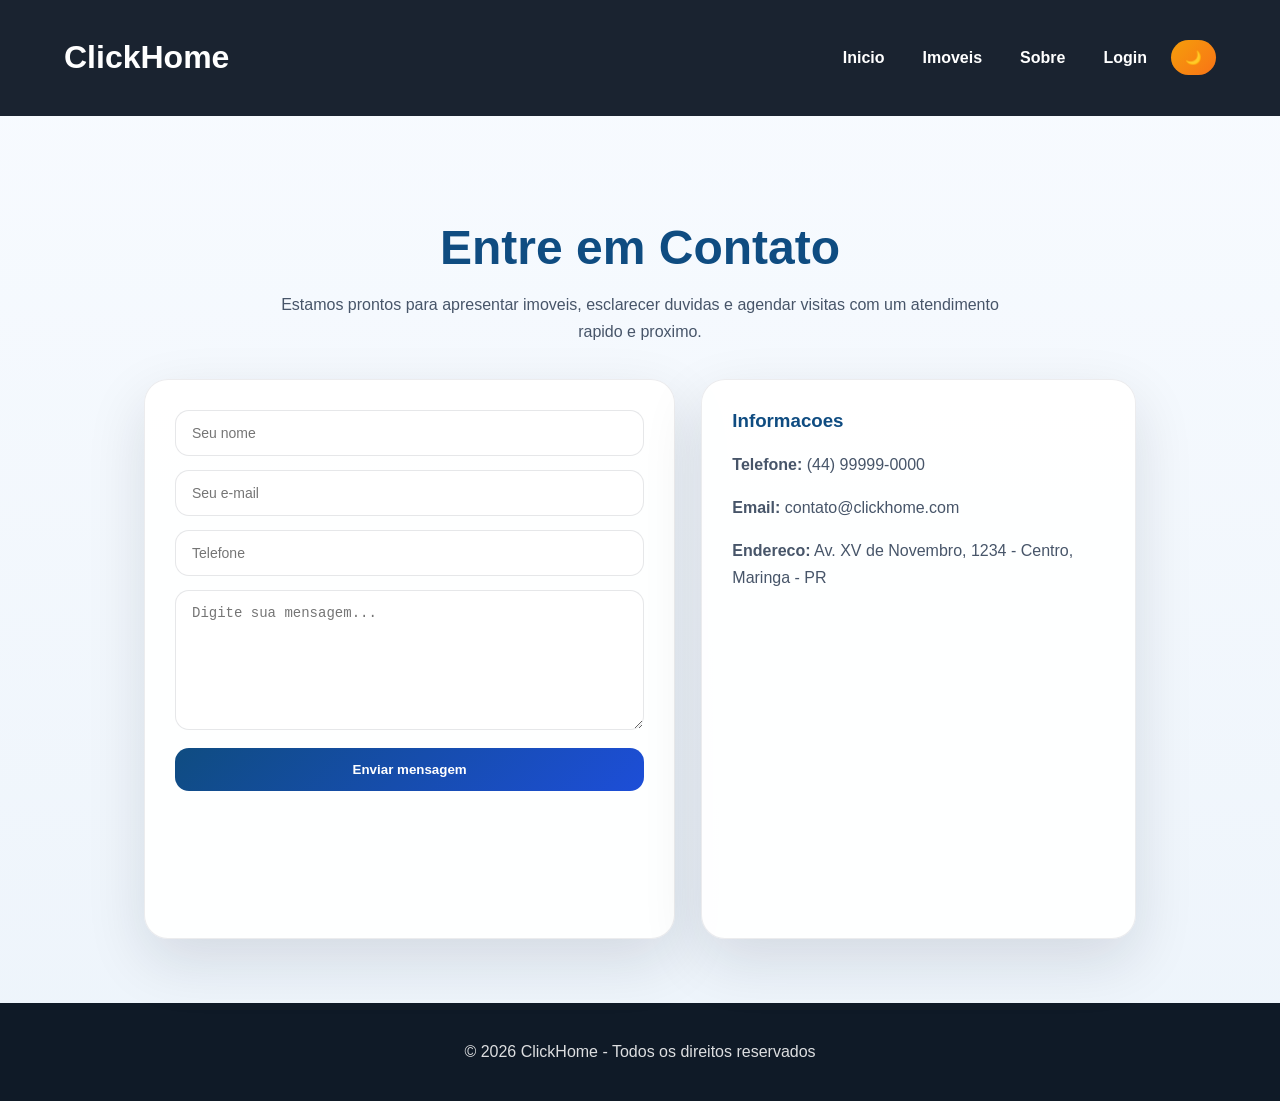
<file: frontend/contato.html>
<!DOCTYPE html>
<html lang="pt-br">
<head>
  <meta charset="UTF-8">
  <title>Contato - ClickHome</title>
  <meta name="viewport" content="width=device-width, initial-scale=1.0">

  <style>
    * { box-sizing: border-box; }

    body {
      margin: 0;
      font-family: "Segoe UI", Arial, sans-serif;
      background: linear-gradient(180deg, #f8fbff 0%, #edf4fb 100%);
      color: #0f172a;
      transition: 0.3s;
    }

    header {
      background: rgba(7, 17, 31, 0.92);
      color: white;
      display: flex;
      justify-content: space-between;
      align-items: center;
      padding: 18px 5vw;
      position: sticky;
      top: 0;
    }

    nav {
      display: flex;
      gap: 10px;
      align-items: center;
      flex-wrap: wrap;
    }

    nav a {
      color: white;
      text-decoration: none;
      font-weight: bold;
      padding: 10px 14px;
      border-radius: 999px;
    }

    nav a:hover { background: rgba(255,255,255,0.1); }

    nav button {
      background: linear-gradient(135deg, #f59e0b, #f97316);
      border: none;
      padding: 10px 14px;
      color: #111827;
      border-radius: 999px;
      cursor: pointer;
      font-weight: 700;
    }

    .container {
      max-width: 1120px;
      margin: auto;
      padding: 64px 5vw;
    }

    h2 {
      text-align: center;
      color: #0f4c81;
      font-size: clamp(2rem, 4vw, 3rem);
      margin-bottom: 16px;
    }

    .subtitle {
      text-align: center;
      color: #475569;
      max-width: 760px;
      margin: 0 auto 34px;
      line-height: 1.7;
    }

    .grid {
      display: grid;
      grid-template-columns: 1.1fr 0.9fr;
      gap: 26px;
    }

    form,
    .info {
      background: rgba(255,255,255,0.92);
      padding: 30px;
      border-radius: 24px;
      box-shadow: 0 22px 60px rgba(15,23,42,0.12);
      border: 1px solid rgba(15,23,42,0.08);
    }

    form input,
    form textarea {
      width: 100%;
      padding: 14px 16px;
      margin-bottom: 14px;
      border-radius: 14px;
      border: 1px solid rgba(15,23,42,0.1);
      font-size: 14px;
    }

    form textarea {
      resize: vertical;
      min-height: 140px;
    }

    form button {
      width: 100%;
      padding: 14px;
      background: linear-gradient(135deg, #0f4c81, #1d4ed8);
      color: white;
      border: none;
      border-radius: 14px;
      cursor: pointer;
      font-weight: 700;
    }

    .info h3 { margin-top: 0; color: #0f4c81; }
    .info p { line-height: 1.7; color: #475569; }

    #map {
      width: 100%;
      height: 280px;
      border-radius: 18px;
      margin-top: 16px;
      border: 0;
    }

    footer {
      text-align: center;
      padding: 24px;
      background: rgba(7,17,31,0.96);
      color: rgba(255,255,255,0.86);
    }

    body.dark {
      background: linear-gradient(180deg, #07111f 0%, #0d172b 100%);
      color: white;
    }

    body.dark form,
    body.dark .info {
      background: rgba(15,23,42,0.9);
    }

    body.dark input,
    body.dark textarea {
      background: #16233c;
      color: white;
      border: 1px solid rgba(255,255,255,0.08);
    }

    body.dark .subtitle,
    body.dark .info p {
      color: #cbd5e1;
    }

    @media (max-width: 860px) {
      header { flex-direction: column; align-items: flex-start; gap: 14px; }
      .grid { grid-template-columns: 1fr; }
    }
  </style>
</head>
<body>

<header>
  <h1>ClickHome</h1>
  <nav>
    <a href="index.html">Inicio</a>
    <a href="imoveis.html">Imoveis</a>
    <a href="sobre.html">Sobre</a>
    <a href="login.html">Login</a>
    <button id="themeBtn">🌙</button>
  </nav>
</header>

<div class="container">
  <h2>Entre em Contato</h2>
  <p class="subtitle">Estamos prontos para apresentar imoveis, esclarecer duvidas e agendar visitas com um atendimento rapido e proximo.</p>

  <div class="grid">
    <form>
      <input type="text" placeholder="Seu nome" required>
      <input type="email" placeholder="Seu e-mail" required>
      <input type="tel" placeholder="Telefone">
      <textarea placeholder="Digite sua mensagem..." required></textarea>
      <button type="submit">Enviar mensagem</button>
    </form>

    <div class="info">
      <h3>Informacoes</h3>
      <p><strong>Telefone:</strong> (44) 99999-0000</p>
      <p><strong>Email:</strong> contato@clickhome.com</p>
      <p><strong>Endereco:</strong> Av. XV de Novembro, 1234 - Centro, Maringa - PR</p>

      <iframe
        id="map"
        src="https://www.google.com/maps?q=-23.4205,-51.9333&hl=pt&z=15&output=embed">
      </iframe>
    </div>
  </div>
</div>

<footer>
  <p>© 2026 ClickHome - Todos os direitos reservados</p>
</footer>

<script>
  const btn = document.getElementById("themeBtn");
  btn.onclick = () => {
    document.body.classList.toggle("dark");
    btn.textContent = document.body.classList.contains("dark") ? "☀️" : "🌙";
  };
</script>

</body>
</html>
</file>
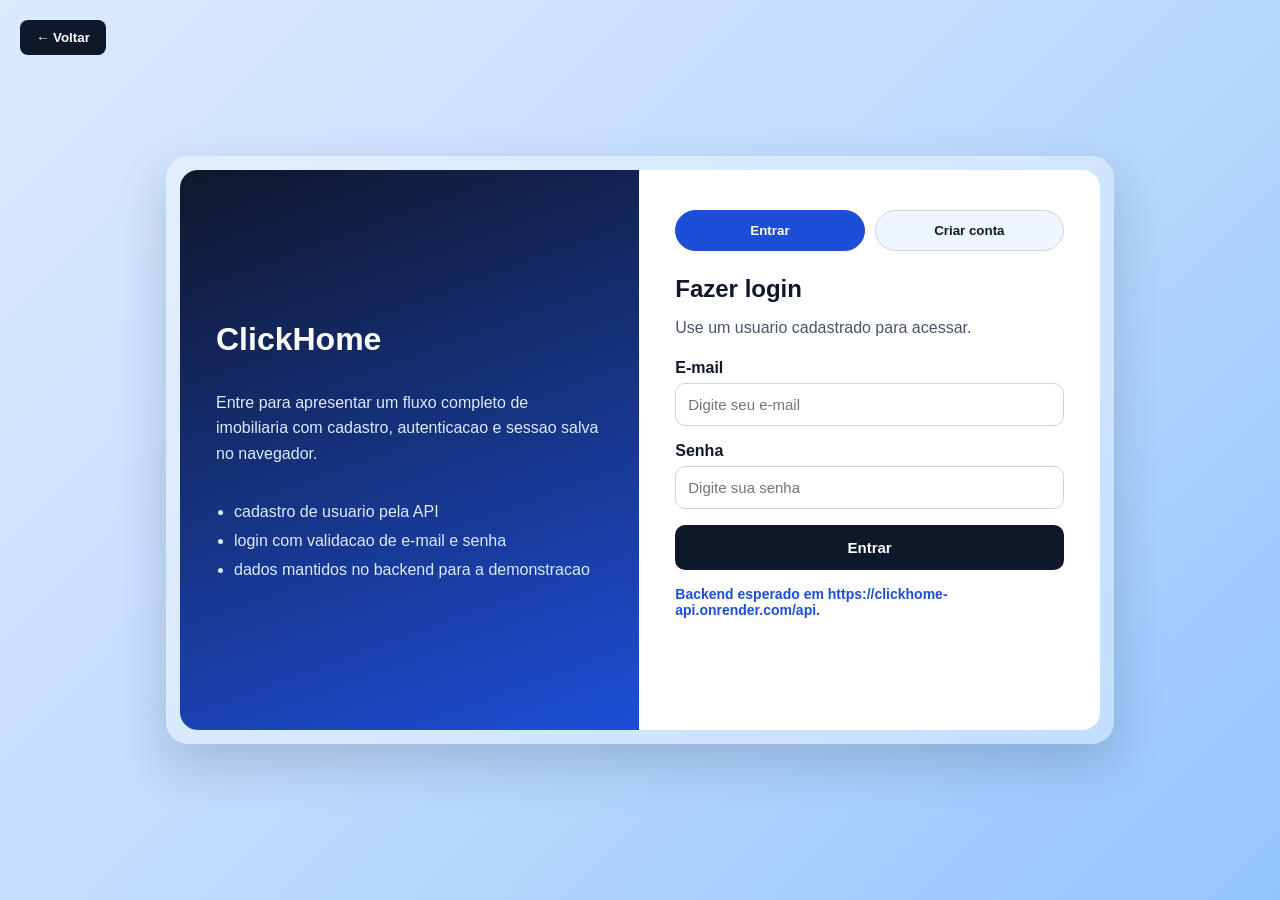
<file: frontend/locador.html>
<!doctype html>
<html lang="pt-BR">
  <head>
    <meta charset="UTF-8" />
    <meta name="viewport" content="width=device-width, initial-scale=1.0" />
    <title>Painel do Locador - ClickHome</title>
    <style>
      :root {
        --bg: #f5f7f8;
        --surface: #ffffff;
        --surface-soft: #f0f6f4;
        --text: #142026;
        --muted: #60707a;
        --line: rgba(20, 32, 38, 0.1);
        --primary: #12695f;
        --primary-strong: #0c4f48;
        --accent: #d99225;
        --accent-soft: #fff3dd;
        --danger: #b91c1c;
        --shadow: 0 18px 46px rgba(20, 32, 38, 0.1);
        --shadow-soft: 0 10px 28px rgba(20, 32, 38, 0.08);
      }

      * {
        box-sizing: border-box;
      }

      body {
        margin: 0;
        font-family: "Segoe UI", Arial, sans-serif;
        color: var(--text);
        background:
          linear-gradient(135deg, rgba(18, 105, 95, 0.1), transparent 34%),
          linear-gradient(180deg, #fbfcfd 0%, var(--bg) 100%);
        min-height: 100vh;
      }

      header {
        position: sticky;
        top: 0;
        z-index: 5;
        display: flex;
        justify-content: space-between;
        align-items: center;
        gap: 18px;
        padding: 16px 5vw;
        background: rgba(11, 27, 32, 0.92);
        color: white;
        backdrop-filter: blur(14px);
        border-bottom: 1px solid rgba(255, 255, 255, 0.1);
        box-shadow: 0 12px 32px rgba(11, 27, 32, 0.18);
      }

      .brand {
        display: flex;
        align-items: center;
        gap: 12px;
      }

      .brand-mark {
        display: inline-grid;
        width: 42px;
        height: 42px;
        place-items: center;
        border-radius: 8px;
        background: linear-gradient(135deg, var(--accent), #f6bd5f);
        color: #162024;
        font-weight: 900;
        letter-spacing: 0;
      }

      header h1 {
        margin: 0;
        font-size: 1.25rem;
      }

      header small {
        display: block;
        margin-top: 2px;
        color: rgba(255, 255, 255, 0.68);
        font-weight: 600;
      }

      nav {
        display: flex;
        align-items: center;
        gap: 10px;
        flex-wrap: wrap;
      }

      nav a,
      nav button {
        color: white;
        text-decoration: none;
        border: 1px solid rgba(255, 255, 255, 0.16);
        background: rgba(255, 255, 255, 0.08);
        border-radius: 8px;
        padding: 10px 14px;
        font-weight: 700;
        cursor: pointer;
        transition: 0.2s ease;
      }

      nav a:hover,
      nav button:hover {
        transform: translateY(-1px);
        background: rgba(255, 255, 255, 0.14);
      }

      .hero {
        padding: 42px 5vw 22px;
        display: grid;
        grid-template-columns: minmax(0, 1.25fr) minmax(280px, 0.75fr);
        gap: 28px;
        align-items: stretch;
      }

      .hero h2 {
        margin: 0 0 14px;
        font-size: clamp(2.2rem, 4.8vw, 4.3rem);
        line-height: 1.05;
        max-width: 780px;
      }

      .hero p {
        max-width: 680px;
        color: var(--muted);
        line-height: 1.7;
        font-size: 1.05rem;
      }

      .eyebrow {
        display: inline-flex;
        align-items: center;
        gap: 8px;
        margin-bottom: 16px;
        padding: 8px 12px;
        border: 1px solid rgba(18, 105, 95, 0.18);
        border-radius: 999px;
        background: rgba(255, 255, 255, 0.72);
        color: var(--primary-strong);
        font-size: 0.86rem;
        font-weight: 800;
      }

      .hero-actions {
        display: flex;
        flex-wrap: wrap;
        gap: 12px;
        margin-top: 24px;
      }

      .hero-link {
        display: inline-flex;
        align-items: center;
        justify-content: center;
        min-height: 44px;
        padding: 0 16px;
        border-radius: 8px;
        border: 1px solid var(--line);
        background: var(--surface);
        color: var(--primary-strong);
        text-decoration: none;
        font-weight: 800;
        box-shadow: var(--shadow-soft);
      }

      .hero-link.primary {
        border-color: transparent;
        background: linear-gradient(135deg, var(--primary), var(--primary-strong));
        color: white;
      }

      .summary {
        display: grid;
        grid-template-columns: 1fr;
        gap: 14px;
      }

      .metric,
      .panel,
      .property {
        background: rgba(255, 255, 255, 0.92);
        border: 1px solid var(--line);
        box-shadow: var(--shadow);
      }

      .metric {
        min-height: 104px;
        padding: 18px 20px;
        border-radius: 8px;
        position: relative;
        overflow: hidden;
      }

      .metric::after {
        content: "";
        position: absolute;
        width: 76px;
        height: 76px;
        right: -24px;
        bottom: -28px;
        border-radius: 50%;
        background: rgba(18, 105, 95, 0.1);
      }

      .metric span {
        display: block;
        color: var(--muted);
        font-size: 0.88rem;
        font-weight: 700;
      }

      .metric strong {
        display: block;
        margin-top: 8px;
        font-size: 1.8rem;
        color: var(--primary-strong);
      }

      main {
        display: grid;
        grid-template-columns: minmax(340px, 0.78fr) minmax(0, 1.22fr);
        gap: 24px;
        padding: 16px 5vw 58px;
      }

      .panel {
        border-radius: 8px;
        padding: 26px;
      }

      .form-panel {
        align-self: start;
        position: sticky;
        top: 92px;
        background:
          linear-gradient(180deg, rgba(18, 105, 95, 0.06), transparent 190px),
          var(--surface);
      }

      .panel-title {
        display: flex;
        align-items: flex-start;
        justify-content: space-between;
        gap: 16px;
        margin-bottom: 20px;
      }

      .panel-kicker {
        display: inline-flex;
        align-items: center;
        padding: 7px 10px;
        border-radius: 999px;
        background: var(--accent-soft);
        color: #8a570d;
        font-size: 0.78rem;
        font-weight: 900;
        white-space: nowrap;
      }

      .panel h3 {
        margin: 0 0 6px;
        font-size: 1.35rem;
      }

      .panel p {
        margin: 0 0 20px;
        color: var(--muted);
        line-height: 1.6;
      }

      form {
        display: grid;
        gap: 14px;
      }

      label {
        display: grid;
        gap: 6px;
        font-weight: 700;
        color: var(--text);
      }

      input,
      textarea {
        width: 100%;
        border: 1px solid var(--line);
        border-radius: 8px;
        padding: 14px 15px;
        font: inherit;
        color: var(--text);
        background: #fbfcfd;
        outline: none;
        transition: border-color 0.18s, box-shadow 0.18s, background 0.18s;
      }

      input:focus,
      textarea:focus {
        border-color: rgba(18, 105, 95, 0.58);
        background: white;
        box-shadow: 0 0 0 4px rgba(18, 105, 95, 0.1);
      }

      textarea {
        min-height: 98px;
        resize: vertical;
      }

      .form-row {
        display: grid;
        grid-template-columns: 1fr 1fr;
        gap: 12px;
      }

      .primary-btn {
        border: none;
        border-radius: 8px;
        padding: 14px 18px;
        background: linear-gradient(135deg, var(--primary), var(--primary-strong));
        color: white;
        font-weight: 800;
        cursor: pointer;
        box-shadow: 0 14px 26px rgba(18, 105, 95, 0.22);
        transition: transform 0.18s, box-shadow 0.18s;
      }

      .primary-btn:hover {
        transform: translateY(-1px);
        box-shadow: 0 18px 32px rgba(18, 105, 95, 0.26);
      }

      .status {
        min-height: 24px;
        padding-top: 2px;
        font-weight: 700;
        font-size: 0.94rem;
      }

      .success {
        color: var(--primary-strong);
      }

      .error {
        color: var(--danger);
      }

      .properties-head {
        display: flex;
        justify-content: space-between;
        align-items: flex-start;
        gap: 16px;
        margin-bottom: 20px;
      }

      .properties-head h3 {
        margin: 0;
        font-size: 1.35rem;
      }

      .properties-head input {
        max-width: 300px;
        box-shadow: none;
      }

      .properties {
        display: grid;
        grid-template-columns: repeat(2, minmax(0, 1fr));
        gap: 18px;
      }

      .property {
        border-radius: 8px;
        overflow: hidden;
        transition: transform 0.2s, box-shadow 0.2s, border-color 0.2s;
      }

      .property:hover {
        transform: translateY(-4px);
        border-color: rgba(18, 105, 95, 0.28);
        box-shadow: 0 22px 48px rgba(20, 32, 38, 0.14);
      }

      .property img {
        width: 100%;
        height: 178px;
        object-fit: cover;
        display: block;
      }

      .property-body {
        padding: 16px;
      }

      .property h4 {
        margin: 0 0 8px;
        color: var(--primary-strong);
        font-size: 1.12rem;
      }

      .property p {
        margin: 7px 0;
        color: var(--muted);
        line-height: 1.45;
      }

      .property strong {
        display: block;
        margin-top: 12px;
        font-size: 1.25rem;
        color: #17252b;
      }

      .property-meta {
        display: flex;
        align-items: center;
        justify-content: space-between;
        gap: 12px;
        margin-top: 14px;
        padding-top: 14px;
        border-top: 1px solid var(--line);
      }

      .badge {
        display: inline-flex;
        align-items: center;
        padding: 7px 10px;
        border-radius: 999px;
        background: var(--surface-soft);
        color: var(--primary-strong);
        font-size: 0.82rem;
        font-weight: 800;
      }

      @media (max-width: 980px) {
        .hero,
        main {
          grid-template-columns: 1fr;
        }

        .summary {
          grid-template-columns: repeat(3, minmax(0, 1fr));
        }

        .form-panel {
          position: static;
        }
      }

      @media (max-width: 680px) {
        header,
        .properties-head {
          align-items: flex-start;
          flex-direction: column;
        }

        .summary,
        .properties,
        .form-row {
          grid-template-columns: 1fr;
        }

        header {
          padding: 16px 20px;
        }

        .hero,
        main {
          padding-left: 20px;
          padding-right: 20px;
        }
      }
    </style>
  </head>

  <body>
    <header>
      <div class="brand">
        <span class="brand-mark">CH</span>
        <div>
          <h1>ClickHome Locador</h1>
          <small>Gestao de anuncios</small>
        </div>
      </div>
      <nav>
        <a href="index.html">Home</a>
        <a href="imoveis.html">Imoveis</a>
      </nav>
    </header>

    <section class="hero">
      <div>
        <span class="eyebrow">Area exclusiva para locadores</span>
        <h2 id="welcomeTitle">Painel do locador</h2>
        <p>
          Gerencie seus anuncios de aluguel, cadastre novos imoveis e acompanhe
          a vitrine que os clientes veem na ClickHome.
        </p>
        <div class="hero-actions">
          <a class="hero-link primary" href="#propertyForm">Novo anuncio</a>
          <a class="hero-link" href="imoveis.html">Ver vitrine publica</a>
        </div>
      </div>

      <div class="summary">
        <div class="metric">
          <span>Imoveis ativos</span>
          <strong id="totalImoveis">0</strong>
        </div>
        <div class="metric">
          <span>Valor medio</span>
          <strong id="valorMedio">R$ 0</strong>
        </div>
        <div class="metric">
          <span>Perfil</span>
          <strong>Locador</strong>
        </div>
      </div>
    </section>

    <main>
      <section class="panel form-panel">
        <div class="panel-title">
          <div>
            <h3>Cadastrar imovel</h3>
            <p>Preencha os dados principais para publicar um novo anuncio na API.</p>
          </div>
          <span class="panel-kicker">Publicacao rapida</span>
        </div>

        <form id="propertyForm">
          <label>
            Titulo do imovel
            <input id="titulo" type="text" placeholder="Casa terrea no Jardim Italia" required />
          </label>

          <div class="form-row">
            <label>
              Localizacao
              <input id="localizacao" type="text" placeholder="Maringa - PR" required />
            </label>

            <label>
              Valor
              <input id="preco" type="number" min="1" step="100" placeholder="2500" required />
            </label>
          </div>

          <label>
            URL da imagem
            <input id="imagemUrl" type="url" placeholder="https://..." />
          </label>

          <label>
            Descricao
            <textarea id="descricao" placeholder="Quartos, garagem, area de lazer e diferenciais" required></textarea>
          </label>

          <button class="primary-btn" type="submit">Publicar imovel</button>
          <div id="status" class="status"></div>
        </form>
      </section>

      <section class="panel">
        <div class="properties-head">
          <div>
            <h3>Meus anuncios</h3>
            <p>Lista carregada direto do backend.</p>
          </div>
          <input id="busca" type="search" placeholder="Buscar anuncio" />
        </div>

        <div id="properties" class="properties"></div>
      </section>
    </main>

    <script src="api-config.js"></script>
    <script>
      const API_BASE = window.CLICKHOME_API_BASE;
      const STORAGE_KEY = "clickhome_usuario";
      const savedUser = localStorage.getItem(STORAGE_KEY);
      const user = savedUser ? JSON.parse(savedUser) : null;

      const form = document.getElementById("propertyForm");
      const statusEl = document.getElementById("status");
      const propertiesEl = document.getElementById("properties");
      const buscaEl = document.getElementById("busca");
      const totalEl = document.getElementById("totalImoveis");
      const valorMedioEl = document.getElementById("valorMedio");
      const welcomeTitle = document.getElementById("welcomeTitle");

      let imoveis = [];
      let acessoLiberado = false;

      if (!user) {
        window.location.href = "login.html";
      } else if (user.tipo !== "Locador") {
        window.location.href = "index.html";
      } else {
        acessoLiberado = true;
        const primeiroNome = (user.nome || "Locador").trim().split(" ")[0];
        welcomeTitle.textContent = `Painel de ${primeiroNome}`;
      }

      function moeda(valor) {
        return Number(valor || 0).toLocaleString("pt-BR", {
          style: "currency",
          currency: "BRL",
        });
      }

      function setStatus(message, type) {
        statusEl.textContent = message;
        statusEl.className = `status ${type}`;
      }

      function renderizar(lista) {
        totalEl.textContent = lista.length;
        const media =
          lista.length === 0
            ? 0
            : lista.reduce((total, imovel) => total + Number(imovel.preco || 0), 0) / lista.length;
        valorMedioEl.textContent = moeda(media);

        propertiesEl.innerHTML = lista
          .map(
            (imovel) => `
              <article class="property">
                <img src="${imovel.imagemUrl}" alt="${imovel.titulo}" />
                <div class="property-body">
                  <h4>${imovel.titulo}</h4>
                  <p>${imovel.localizacao}</p>
                  <p>${imovel.descricao}</p>
                  <div class="property-meta">
                    <strong>${moeda(imovel.preco)}</strong>
                    <span class="badge">${imovel.locadorId === user.id ? "Meu anuncio" : "Vitrine geral"}</span>
                  </div>
                </div>
              </article>
            `
          )
          .join("");
      }

      async function carregarImoveis() {
        const response = await fetch(API_BASE + "/imovel");
        if (!response.ok) {
          throw new Error("Nao foi possivel carregar os imoveis.");
        }

        imoveis = await response.json();
        renderizar(imoveis);
      }

      form.addEventListener("submit", async (event) => {
        event.preventDefault();
        setStatus("Publicando imovel...", "");

        try {
          const response = await fetch(API_BASE + "/imovel", {
            method: "POST",
            headers: { "Content-Type": "application/json" },
            body: JSON.stringify({
              locadorId: user.id,
              titulo: document.getElementById("titulo").value,
              localizacao: document.getElementById("localizacao").value,
              preco: Number(document.getElementById("preco").value),
              imagemUrl: document.getElementById("imagemUrl").value,
              descricao: document.getElementById("descricao").value,
            }),
          });

          const data = await response.json().catch(() => ({}));

          if (!response.ok) {
            throw new Error(data.mensagem || "Nao foi possivel publicar o imovel.");
          }

          form.reset();
          setStatus(data.mensagem, "success");
          await carregarImoveis();
        } catch (error) {
          setStatus(error.message, "error");
        }
      });

      buscaEl.addEventListener("input", () => {
        const termo = buscaEl.value.toLowerCase();
        renderizar(
          imoveis.filter((imovel) =>
            `${imovel.titulo} ${imovel.localizacao} ${imovel.descricao}`
              .toLowerCase()
              .includes(termo)
          )
        );
      });

      if (acessoLiberado) {
        carregarImoveis().catch((error) => setStatus(error.message, "error"));
      }
    </script>
  </body>
</html>
</file>
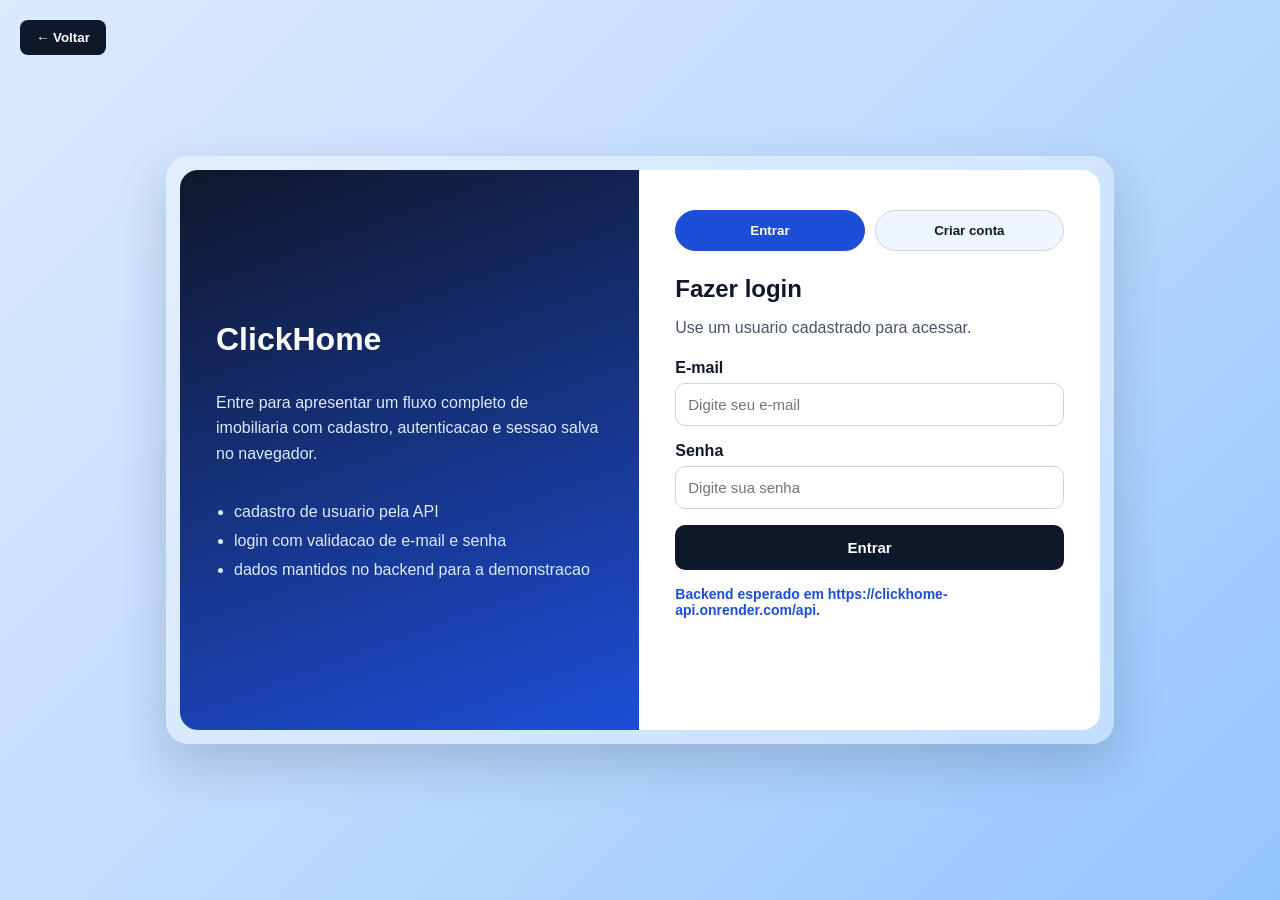
<file: frontend/login.html>
<!doctype html>
<html lang="pt-BR">
  <head>
    <meta charset="UTF-8" />
    <meta name="viewport" content="width=device-width, initial-scale=1.0" />
    <title>Login - ClickHome</title>

    <style>
      body.login-page {
        background: linear-gradient(135deg, #dbeafe, #bfdbfe, #93c5fd);
        display: flex;
        justify-content: center;
        align-items: center;
        min-height: 100vh;
        margin: 0;
        font-family: "Segoe UI", sans-serif;
        position: relative;
        padding: 24px;
        box-sizing: border-box;
      }

      .btn-voltar {
        position: absolute;
        top: 20px;
        left: 20px;
        background: #0f172a;
        color: white;
        border: none;
        padding: 10px 16px;
        border-radius: 8px;
        cursor: pointer;
        font-weight: bold;
      }

      .login-container {
        width: 100%;
        max-width: 920px;
        background: rgba(255, 255, 255, 0.35);
        padding: 14px;
        border-radius: 22px;
        box-shadow: 0 20px 50px rgba(15, 23, 42, 0.18);
      }

      .login-box {
        display: flex;
        min-height: 560px;
        border-radius: 18px;
        overflow: hidden;
        background: white;
      }

      .login-left {
        width: 46%;
        background: linear-gradient(160deg, #0f172a, #1d4ed8);
        color: white;
        padding: 48px 36px;
        display: flex;
        flex-direction: column;
        justify-content: center;
      }

      .login-left h1 {
        font-size: 32px;
        margin-bottom: 16px;
      }

      .login-left p {
        color: #dbeafe;
        line-height: 1.6;
      }

      .login-left ul {
        padding-left: 18px;
        line-height: 1.8;
        color: #dbeafe;
      }

      .login-right {
        width: 54%;
        padding: 40px 36px;
        box-sizing: border-box;
      }

      .tabs {
        display: flex;
        gap: 10px;
        margin-bottom: 24px;
      }

      .tab-btn {
        flex: 1;
        border: 1px solid #cbd5e1;
        background: #eff6ff;
        color: #0f172a;
        border-radius: 999px;
        padding: 12px;
        font-weight: 700;
        cursor: pointer;
      }

      .tab-btn.active {
        background: #1d4ed8;
        color: white;
        border-color: #1d4ed8;
      }

      .panel {
        display: none;
      }

      .panel.active {
        display: block;
      }

      h2 {
        color: #0f172a;
        margin-bottom: 8px;
      }

      .subtitle {
        color: #475569;
        margin-bottom: 22px;
      }

      form {
        display: flex;
        flex-direction: column;
      }

      label {
        color: #0f172a;
        font-weight: 700;
        margin-bottom: 6px;
      }

      input {
        padding: 12px;
        margin-bottom: 16px;
        border: 1px solid #cbd5e1;
        border-radius: 10px;
        font-size: 15px;
      }

      .role-options {
        display: grid;
        grid-template-columns: repeat(2, minmax(0, 1fr));
        gap: 12px;
        margin-bottom: 16px;
      }

      .role-option input {
        position: absolute;
        opacity: 0;
      }

      .role-card {
        display: block;
        min-height: 92px;
        padding: 14px;
        border: 1px solid #cbd5e1;
        border-radius: 14px;
        background: #f8fafc;
        cursor: pointer;
        transition: 0.2s;
      }

      .role-card strong {
        display: block;
        margin-bottom: 6px;
        color: #0f172a;
      }

      .role-card span {
        color: #475569;
        font-size: 13px;
        line-height: 1.4;
      }

      .role-option input:checked + .role-card {
        background: #eff6ff;
        border-color: #1d4ed8;
        box-shadow: 0 0 0 3px rgba(29, 78, 216, 0.14);
      }

      .submit-btn {
        background: #0f172a;
        color: white;
        border: none;
        border-radius: 10px;
        padding: 14px;
        cursor: pointer;
        font-weight: bold;
        font-size: 15px;
      }

      .submit-btn:hover {
        background: #1d4ed8;
      }

      .status {
        min-height: 24px;
        margin-top: 16px;
        font-size: 14px;
        font-weight: 600;
      }

      .status.success {
        color: #166534;
      }

      .status.error {
        color: #b91c1c;
      }

      .status.info {
        color: #1d4ed8;
      }

      .logged-user {
        margin-top: 18px;
        padding: 14px;
        border-radius: 12px;
        background: #eff6ff;
        color: #0f172a;
        display: none;
      }

      .logged-user.show {
        display: block;
      }

      @media (max-width: 860px) {
        .login-box {
          flex-direction: column;
        }

        .login-left,
        .login-right {
          width: 100%;
        }

        .role-options {
          grid-template-columns: 1fr;
        }
      }
    </style>
  </head>

  <body class="login-page">
    <button class="btn-voltar" onclick="voltarPagina()">&larr; Voltar</button>

    <div class="login-container">
      <div class="login-box">
        <div class="login-left">
          <h1>ClickHome</h1>
          <p>
            Entre para apresentar um fluxo completo de imobiliaria com
            cadastro, autenticacao e sessao salva no navegador.
          </p>
          <ul>
            <li>cadastro de usuario pela API</li>
            <li>login com validacao de e-mail e senha</li>
            <li>dados mantidos no backend para a demonstracao</li>
          </ul>
        </div>

        <div class="login-right">
          <div class="tabs">
            <button class="tab-btn active" type="button" data-tab="login">
              Entrar
            </button>
            <button class="tab-btn" type="button" data-tab="cadastro">
              Criar conta
            </button>
          </div>

          <section id="loginPanel" class="panel active">
            <h2>Fazer login</h2>
            <p class="subtitle">Use um usuario cadastrado para acessar.</p>

            <form id="loginForm">
              <label for="loginEmail">E-mail</label>
              <input
                type="email"
                id="loginEmail"
                placeholder="Digite seu e-mail"
                required
              />

              <label for="loginSenha">Senha</label>
              <input
                type="password"
                id="loginSenha"
                placeholder="Digite sua senha"
                required
              />

              <button class="submit-btn" type="submit">Entrar</button>
            </form>
          </section>

          <section id="cadastroPanel" class="panel">
            <h2>Criar conta</h2>
            <p class="subtitle">Escolha como voce quer usar a ClickHome.</p>

            <form id="registerForm">
              <label>Tipo de conta</label>
              <div class="role-options">
                <label class="role-option">
                  <input type="radio" name="registerTipo" value="Cliente" checked />
                  <span class="role-card">
                    <strong>Quero alugar</strong>
                    <span>Buscar imoveis, favoritar opcoes e falar com a imobiliaria.</span>
                  </span>
                </label>

                <label class="role-option">
                  <input type="radio" name="registerTipo" value="Locador" />
                  <span class="role-card">
                    <strong>Sou locador</strong>
                    <span>Cadastrar imoveis, acompanhar anuncios e gerenciar locacoes.</span>
                  </span>
                </label>
              </div>

              <label for="registerNome">Nome</label>
              <input
                type="text"
                id="registerNome"
                placeholder="Nome completo"
                required
              />

              <label for="registerEmail">E-mail</label>
              <input
                type="email"
                id="registerEmail"
                placeholder="Digite seu e-mail"
                required
              />

              <label for="registerTelefone">Telefone</label>
              <input
                type="tel"
                id="registerTelefone"
                placeholder="(44) 99999-0000"
              />

              <label for="registerSenha">Senha</label>
              <input
                type="password"
                id="registerSenha"
                placeholder="Crie uma senha"
                minlength="4"
                required
              />

              <button class="submit-btn" type="submit">Cadastrar</button>
            </form>
          </section>

          <div id="status" class="status info"></div>
          <div id="loggedUser" class="logged-user"></div>
        </div>
      </div>
    </div>

    <script src="api-config.js"></script>
    <script>
      const API_BASE = window.CLICKHOME_API_BASE;
      const STORAGE_KEY = "clickhome_usuario";

      const statusEl = document.getElementById("status");
      const loggedUserEl = document.getElementById("loggedUser");
      const loginForm = document.getElementById("loginForm");
      const registerForm = document.getElementById("registerForm");
      const tabButtons = document.querySelectorAll(".tab-btn");

      function voltarPagina() {
        if (document.referrer !== "") {
          window.history.back();
        } else {
          window.location.href = "index.html";
        }
      }

      function setStatus(message, type) {
        statusEl.textContent = message;
        statusEl.className = "status " + type;
      }

      function switchTab(tab) {
        tabButtons.forEach((button) => {
          button.classList.toggle("active", button.dataset.tab === tab);
        });

        document.getElementById("loginPanel").classList.toggle("active", tab === "login");
        document.getElementById("cadastroPanel").classList.toggle("active", tab === "cadastro");
      }

      function renderLoggedUser() {
        const savedUser = localStorage.getItem(STORAGE_KEY);

        if (!savedUser) {
          loggedUserEl.classList.remove("show");
          loggedUserEl.innerHTML = "";
          return;
        }

        const user = JSON.parse(savedUser);
        loggedUserEl.classList.add("show");
        loggedUserEl.innerHTML = `
          <strong>Usuario autenticado:</strong><br />
          ${user.nome}<br />
          ${user.email}
        `;
      }

      async function sendRequest(url, payload) {
        const response = await fetch(url, {
          method: "POST",
          headers: {
            "Content-Type": "application/json",
          },
          body: JSON.stringify(payload),
        });

        const data = await response.json().catch(() => ({}));

        if (!response.ok) {
          throw new Error(data.mensagem || "Nao foi possivel concluir a operacao.");
        }

        return data;
      }

      tabButtons.forEach((button) => {
        button.addEventListener("click", () => switchTab(button.dataset.tab));
      });

      registerForm.addEventListener("submit", async (event) => {
        event.preventDefault();
        setStatus("Cadastrando usuario...", "info");

        try {
          const result = await sendRequest(API_BASE + "/auth/register", {
            nome: document.getElementById("registerNome").value,
            email: document.getElementById("registerEmail").value,
            telefone: document.getElementById("registerTelefone").value,
            senha: document.getElementById("registerSenha").value,
            tipo: document.querySelector("input[name='registerTipo']:checked").value,
          });

          setStatus(result.mensagem, "success");
          registerForm.reset();
          document.getElementById("loginEmail").value = result.usuario.email;
          switchTab("login");
        } catch (error) {
          setStatus(error.message, "error");
        }
      });

      loginForm.addEventListener("submit", async (event) => {
        event.preventDefault();
        setStatus("Validando login...", "info");

        try {
          const result = await sendRequest(API_BASE + "/auth/login", {
            email: document.getElementById("loginEmail").value,
            senha: document.getElementById("loginSenha").value,
          });

          localStorage.setItem(
            STORAGE_KEY,
            JSON.stringify({
              id: result.usuario.id,
              nome: result.usuario.nome,
              email: result.usuario.email,
              telefone: result.usuario.telefone,
              tipo: result.usuario.tipo,
            })
          );

          renderLoggedUser();
          setStatus(result.mensagem + " Redirecionando...", "success");

          setTimeout(() => {
            window.location.href =
              result.usuario.tipo === "Locador" ? "locador.html" : "index.html";
          }, 1200);
        } catch (error) {
          setStatus(error.message, "error");
        }
      });

      renderLoggedUser();
      setStatus(`Backend esperado em ${API_BASE}.`, "info");
    </script>
  </body>
</html>
</file>
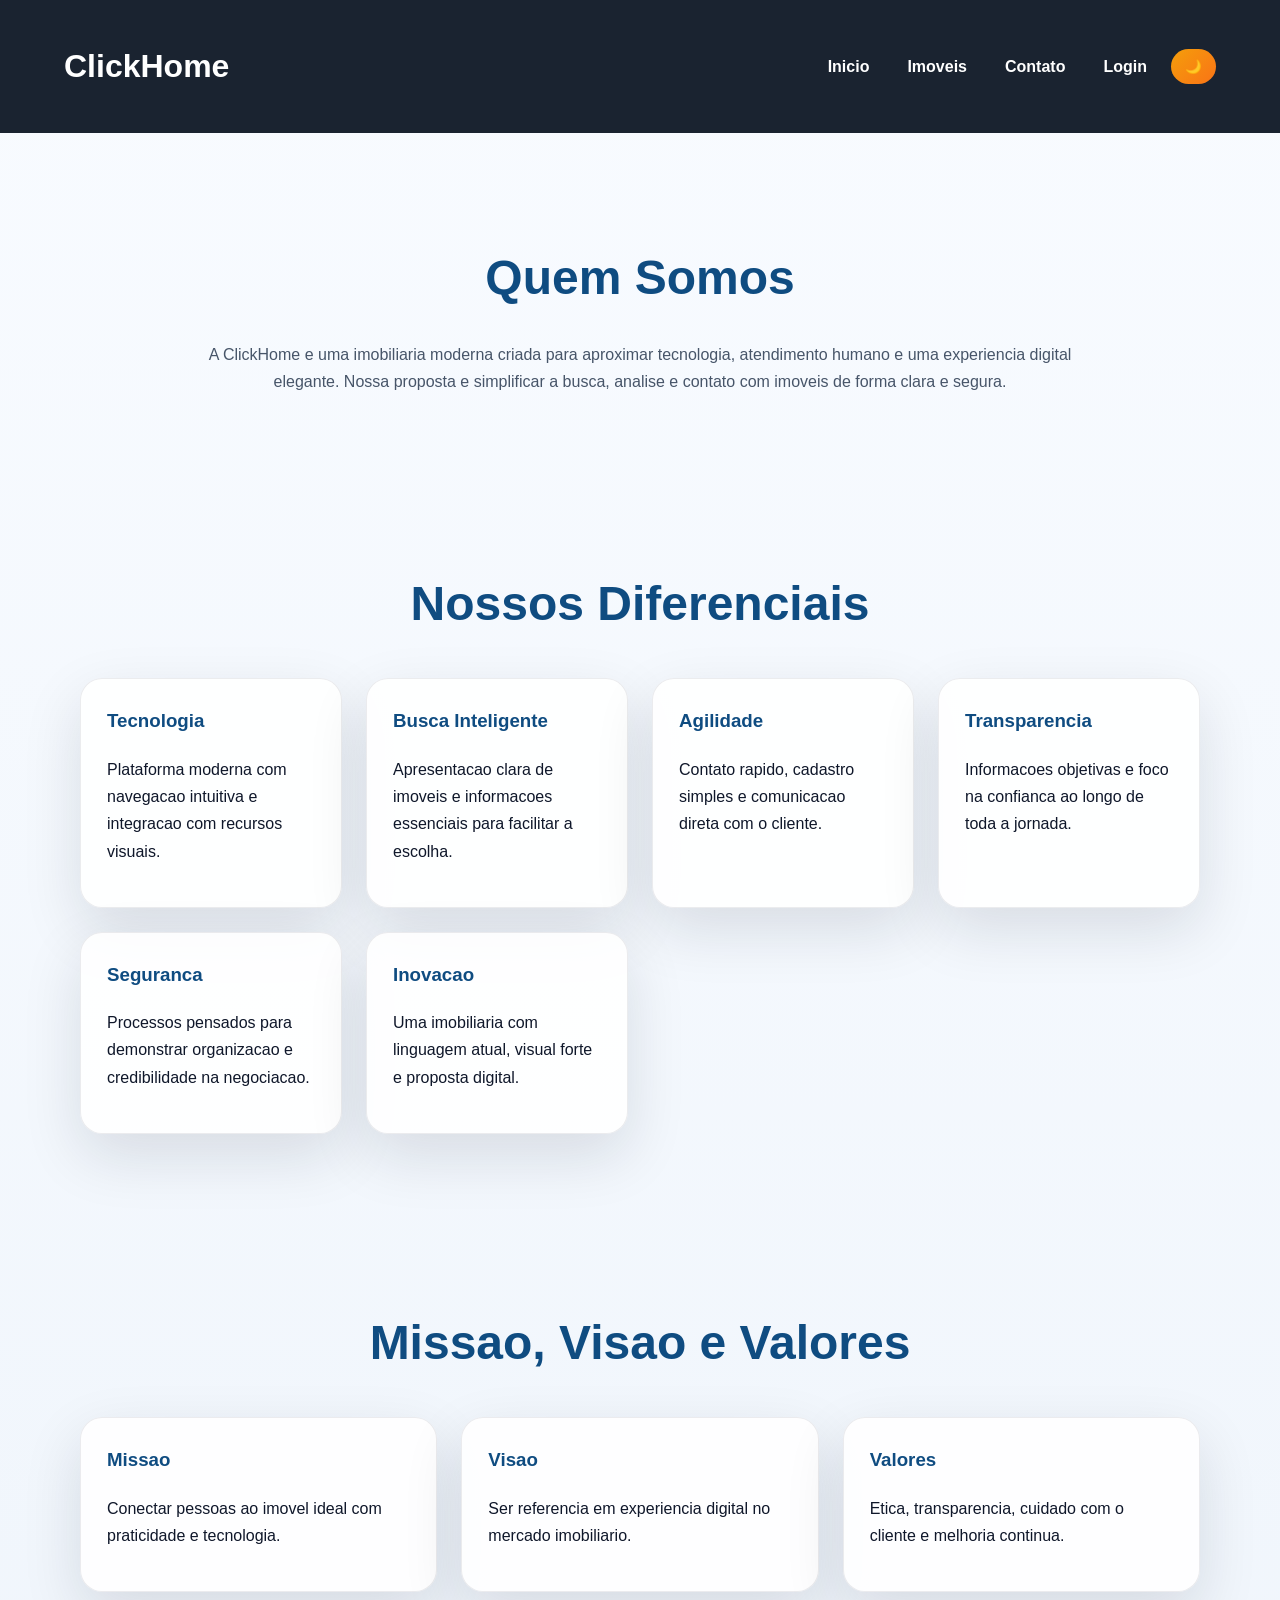
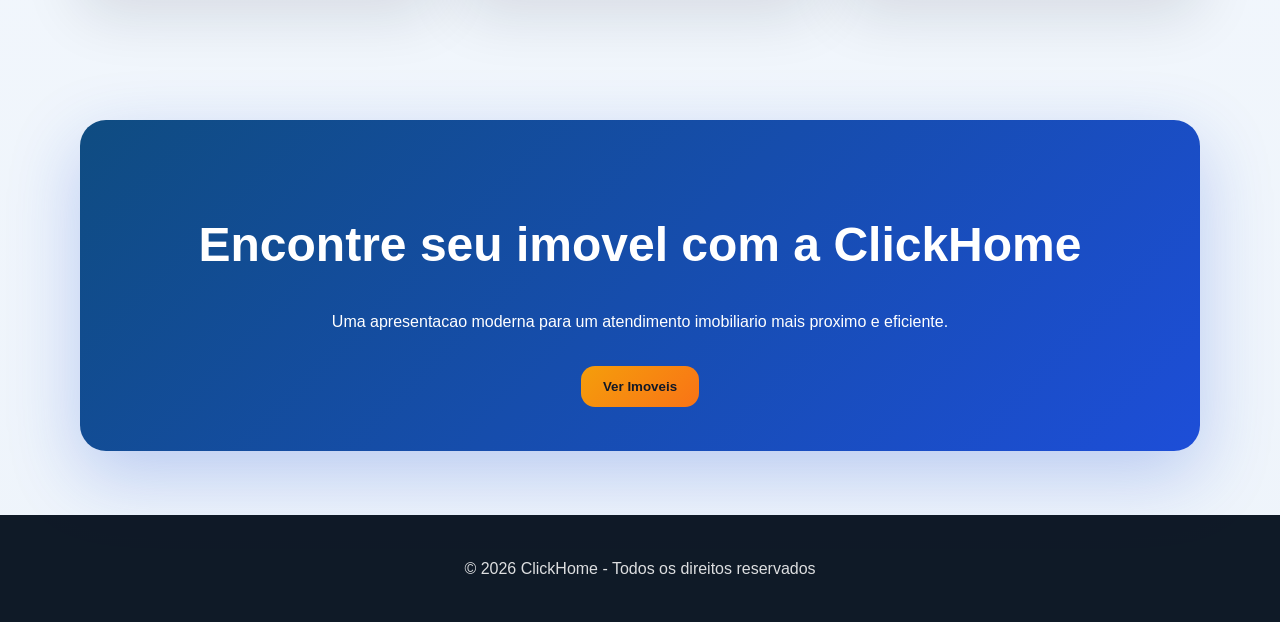
<file: frontend/sobre.html>
<!DOCTYPE html>
<html lang="pt-br">
<head>
  <meta charset="UTF-8">
  <title>Sobre a ClickHome</title>
  <meta name="viewport" content="width=device-width, initial-scale=1.0">

  <style>
    * { box-sizing: border-box; }

    body {
      margin: 0;
      font-family: "Segoe UI", Arial, sans-serif;
      background: linear-gradient(180deg, #f8fbff 0%, #eef4fb 100%);
      color: #0f172a;
      line-height: 1.7;
      transition: 0.3s;
    }

    header {
      background: rgba(7, 17, 31, 0.92);
      color: white;
      display: flex;
      justify-content: space-between;
      align-items: center;
      padding: 18px 5vw;
      position: sticky;
      top: 0;
      z-index: 10;
    }

    nav {
      display: flex;
      gap: 10px;
      flex-wrap: wrap;
      align-items: center;
    }

    nav a {
      color: white;
      text-decoration: none;
      font-weight: bold;
      padding: 10px 14px;
      border-radius: 999px;
    }

    nav a:hover { background: rgba(255,255,255,0.1); }

    nav button {
      background: linear-gradient(135deg, #f59e0b, #f97316);
      border: none;
      padding: 10px 14px;
      color: #111827;
      border-radius: 999px;
      cursor: pointer;
      font-weight: 700;
    }

    section { padding: 64px 5vw; }

    .container {
      max-width: 1120px;
      margin: auto;
    }

    h2 {
      color: #0f4c81;
      text-align: center;
      font-size: clamp(2rem, 4vw, 3rem);
      margin-bottom: 22px;
    }

    .intro {
      max-width: 880px;
      margin: 0 auto;
      text-align: center;
      color: #475569;
    }

    .grid {
      display: grid;
      grid-template-columns: repeat(auto-fit, minmax(250px, 1fr));
      gap: 24px;
      margin-top: 34px;
    }

    .card {
      background: rgba(255,255,255,0.88);
      padding: 26px;
      border-radius: 22px;
      box-shadow: 0 22px 60px rgba(15,23,42,0.12);
      border: 1px solid rgba(15,23,42,0.08);
    }

    .card h3 {
      color: #0f4c81;
      margin-top: 0;
    }

    .cta {
      background: linear-gradient(135deg, #0f4c81, #1d4ed8);
      color: white;
      text-align: center;
      border-radius: 26px;
      padding: 44px 24px;
      box-shadow: 0 24px 70px rgba(29,78,216,0.25);
    }

    .cta h2 { color: white; }

    .cta button {
      margin-top: 15px;
      padding: 13px 22px;
      border: none;
      background: linear-gradient(135deg, #f59e0b, #f97316);
      color: #111827;
      font-weight: bold;
      border-radius: 14px;
      cursor: pointer;
    }

    footer {
      text-align: center;
      padding: 24px;
      background: rgba(7,17,31,0.96);
      color: rgba(255,255,255,0.86);
    }

    body.dark {
      background: linear-gradient(180deg, #07111f 0%, #0d172b 100%);
      color: white;
    }

    body.dark .card {
      background: rgba(15,23,42,0.9);
      color: #dbeafe;
    }

    body.dark .intro { color: #cbd5e1; }

    @media (max-width: 760px) {
      header { flex-direction: column; align-items: flex-start; gap: 14px; }
    }
  </style>
</head>
<body>

<header>
  <h1>ClickHome</h1>
  <nav>
    <a href="index.html">Inicio</a>
    <a href="imoveis.html">Imoveis</a>
    <a href="contato.html">Contato</a>
    <a href="login.html">Login</a>
    <button id="themeBtn">🌙</button>
  </nav>
</header>

<section>
  <div class="container">
    <h2>Quem Somos</h2>
    <p class="intro">
      A ClickHome e uma imobiliaria moderna criada para aproximar tecnologia,
      atendimento humano e uma experiencia digital elegante. Nossa proposta e
      simplificar a busca, analise e contato com imoveis de forma clara e segura.
    </p>
  </div>
</section>

<section>
  <div class="container">
    <h2>Nossos Diferenciais</h2>
    <div class="grid">
      <div class="card"><h3>Tecnologia</h3><p>Plataforma moderna com navegacao intuitiva e integracao com recursos visuais.</p></div>
      <div class="card"><h3>Busca Inteligente</h3><p>Apresentacao clara de imoveis e informacoes essenciais para facilitar a escolha.</p></div>
      <div class="card"><h3>Agilidade</h3><p>Contato rapido, cadastro simples e comunicacao direta com o cliente.</p></div>
      <div class="card"><h3>Transparencia</h3><p>Informacoes objetivas e foco na confianca ao longo de toda a jornada.</p></div>
      <div class="card"><h3>Seguranca</h3><p>Processos pensados para demonstrar organizacao e credibilidade na negociacao.</p></div>
      <div class="card"><h3>Inovacao</h3><p>Uma imobiliaria com linguagem atual, visual forte e proposta digital.</p></div>
    </div>
  </div>
</section>

<section>
  <div class="container">
    <h2>Missao, Visao e Valores</h2>
    <div class="grid">
      <div class="card"><h3>Missao</h3><p>Conectar pessoas ao imovel ideal com praticidade e tecnologia.</p></div>
      <div class="card"><h3>Visao</h3><p>Ser referencia em experiencia digital no mercado imobiliario.</p></div>
      <div class="card"><h3>Valores</h3><p>Etica, transparencia, cuidado com o cliente e melhoria continua.</p></div>
    </div>
  </div>
</section>

<section>
  <div class="container">
    <div class="cta">
      <h2>Encontre seu imovel com a ClickHome</h2>
      <p>Uma apresentacao moderna para um atendimento imobiliario mais proximo e eficiente.</p>
      <button onclick="window.location.href='imoveis.html'">Ver Imoveis</button>
    </div>
  </div>
</section>

<footer>
  <p>© 2026 ClickHome - Todos os direitos reservados</p>
</footer>

<script>
  const btn = document.getElementById("themeBtn");
  btn.onclick = () => {
    document.body.classList.toggle("dark");
    btn.textContent = document.body.classList.contains("dark") ? "☀️" : "🌙";
  };
</script>

</body>
</html>
</file>
